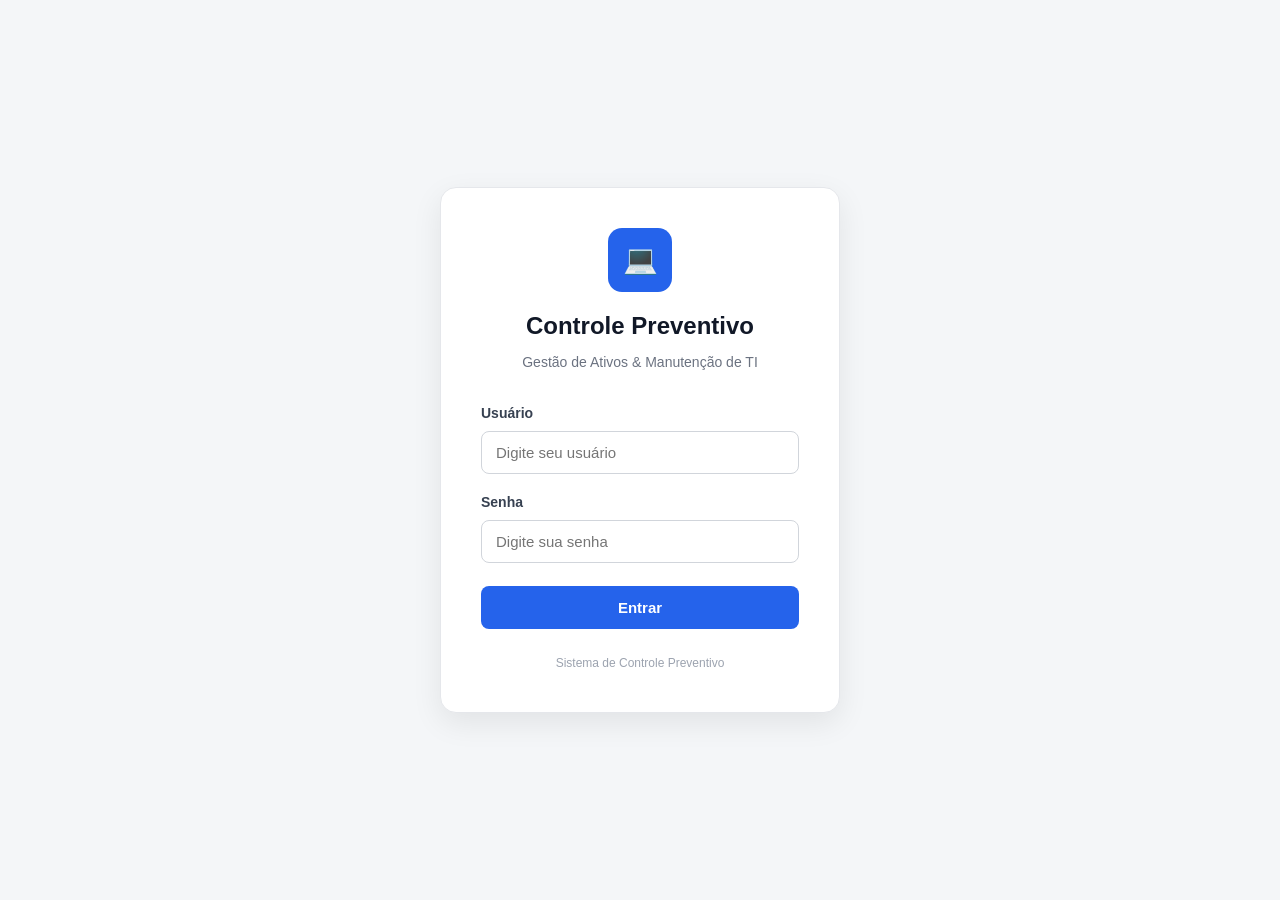
<file: index.html>
<!DOCTYPE html>
<html lang="pt-BR">

<head>
    <meta charset="UTF-8">

    <meta
        name="viewport"
        content="width=device-width, initial-scale=1.0"
    >

    <meta
        name="description"
        content="Sistema simples e eficaz para controle de limpeza preventiva de computadores e ativos de TI."
    >

    <title>Controle de Limpeza Preventiva de Ativos</title>

    <!-- Estilos -->
    <link rel="stylesheet" href="css/style.css">
    <link rel="stylesheet" href="css/components.css">

    <style>
        /* =========================================================
           TELA DE LOGIN
           ========================================================= */

        #login-screen {
            min-height: 100vh;

            display: flex;
            align-items: center;
            justify-content: center;

            padding: 20px;

            box-sizing: border-box;

            background: #f4f6f8;
        }

        .login-container {
            width: 100%;
            max-width: 400px;
        }

        .login-card {
            background: #ffffff;

            padding: 40px;

            border-radius: 16px;

            border: 1px solid #e5e7eb;

            box-shadow:
                0 10px 30px rgba(0, 0, 0, 0.08);
        }

        .login-header {
            text-align: center;

            margin-bottom: 30px;
        }

        .login-logo {
            width: 64px;
            height: 64px;

            margin: 0 auto 16px;

            display: flex;
            align-items: center;
            justify-content: center;

            border-radius: 14px;

            background: #2563eb;

            color: #ffffff;

            font-size: 28px;
        }

        .login-header h1 {
            margin: 0 0 8px;

            font-size: 24px;

            color: #111827;
        }

        .login-header p {
            margin: 0;

            color: #6b7280;

            font-size: 14px;
        }

        .login-form-group {
            margin-bottom: 18px;
        }

        .login-form-group label {
            display: block;

            margin-bottom: 7px;

            font-size: 14px;

            font-weight: 600;

            color: #374151;
        }

        .login-form-group input {
            width: 100%;

            box-sizing: border-box;

            padding: 12px 14px;

            border: 1px solid #d1d5db;

            border-radius: 8px;

            font-size: 15px;

            outline: none;

            transition: 0.2s;
        }

        .login-form-group input:focus {
            border-color: #2563eb;

            box-shadow:
                0 0 0 3px rgba(37, 99, 235, 0.12);
        }

        .login-button {
            width: 100%;

            padding: 13px;

            margin-top: 5px;

            border: none;

            border-radius: 8px;

            background: #2563eb;

            color: #ffffff;

            font-size: 15px;

            font-weight: 600;

            cursor: pointer;

            transition: 0.2s;
        }

        .login-button:hover {
            background: #1d4ed8;
        }

        #login-error {
            display: none;

            margin-top: 15px;

            padding: 10px;

            border-radius: 7px;

            background: #fee2e2;

            color: #b91c1c;

            text-align: center;

            font-size: 14px;
        }

        .login-footer {
            margin-top: 25px;

            text-align: center;

            font-size: 12px;

            color: #9ca3af;
        }


        /* =========================================================
           SISTEMA
           ========================================================= */

        #app-screen {
            display: none;
        }


        /* =========================================================
           BOTÃO SAIR
           ========================================================= */

        .btn-logout {
            margin-left: 8px;

            padding: 8px 12px;

            border: 1px solid #e5e7eb;

            border-radius: 6px;

            background: #ffffff;

            color: #dc2626;

            font-size: 13px;

            cursor: pointer;

            transition: 0.2s;
        }

        .btn-logout:hover {
            background: #fee2e2;

            border-color: #fecaca;
        }


        /* =========================================================
           RESPONSIVO LOGIN
           ========================================================= */

        @media (max-width: 480px) {

            .login-card {
                padding: 30px 25px;
            }

            .login-header h1 {
                font-size: 22px;
            }

        }
    </style>
</head>


<body>


    <!-- =========================================================
         TELA DE LOGIN
         ========================================================= -->

    <div id="login-screen">

        <div class="login-container">

            <div class="login-card">

                <div class="login-header">

                    <div class="login-logo">
                        💻
                    </div>

                    <h1>
                        Controle Preventivo
                    </h1>

                    <p>
                        Gestão de Ativos & Manutenção de TI
                    </p>

                </div>


                <form id="login-form">

                    <div class="login-form-group">

                        <label for="login-usuario">
                            Usuário
                        </label>

                        <input
                            type="text"
                            id="login-usuario"
                            placeholder="Digite seu usuário"
                            autocomplete="username"
                            required
                        >

                    </div>


                    <div class="login-form-group">

                        <label for="login-senha">
                            Senha
                        </label>

                        <input
                            type="password"
                            id="login-senha"
                            placeholder="Digite sua senha"
                            autocomplete="current-password"
                            required
                        >

                    </div>


                    <button
                        type="submit"
                        class="login-button"
                    >
                        Entrar
                    </button>


                    <div id="login-error">
                        Usuário ou senha incorretos.
                    </div>

                </form>


                <div class="login-footer">
                    Sistema de Controle Preventivo
                </div>

            </div>

        </div>

    </div>


    <!-- =========================================================
         SISTEMA PRINCIPAL
         ========================================================= -->

    <div id="app-screen">


        <!-- Cabeçalho & Menu Superior -->

        <header class="app-header">

            <div class="header-container">


                <div class="brand">

                    <div class="brand-icon">
                        💻
                    </div>

                    <div>

                        <h1 class="brand-title">
                            Limpeza Preventiva
                        </h1>

                        <span class="brand-subtitle">
                            Gestão de Ativos & Manutenção de TI
                        </span>

                    </div>

                </div>


                <nav
                    class="main-nav"
                    aria-label="Navegação Principal"
                >

                    <button
                        class="nav-item active"
                        data-tab="dashboard"
                        id="nav-dashboard"
                    >
                        📊 Dashboard
                    </button>


                    <button
                        class="nav-item"
                        data-tab="computadores"
                        id="nav-computadores"
                    >
                        🖥️ Computadores
                    </button>


                    <button
                        class="nav-item"
                        data-tab="historico"
                        id="nav-historico"
                    >
                        📜 Histórico
                    </button>

                </nav>


                <div class="header-actions">

                    <button
                        class="btn btn-sm btn-primary"
                        id="btn-novo-pc-header"
                    >
                        + Novo Ativo
                    </button>


                    <button
                        class="btn-logout"
                        id="btn-logout"
                    >
                        🚪 Sair
                    </button>

                </div>

            </div>

        </header>


        <!-- =====================================================
             CONTEÚDO PRINCIPAL
             ===================================================== -->

        <main class="app-main">


            <!-- =================================================
                 1. ABA: DASHBOARD
                 ================================================= -->

            <section
                id="tab-dashboard"
                class="tab-pane active"
            >

                <div class="section-header">

                    <div>

                        <h2 class="section-title">
                            Visão Geral
                        </h2>

                        <p class="section-description">
                            Acompanhamento do status de manutenção da frota de computadores.
                        </p>

                    </div>

                </div>


                <!-- Cards de Métricas -->

                <div class="kpi-grid">


                    <div class="kpi-card total">

                        <div class="kpi-info">

                            <span class="kpi-title">
                                Total de Ativos
                            </span>

                            <span
                                class="kpi-value"
                                id="kpi-total"
                            >
                                0
                            </span>

                        </div>

                        <div class="kpi-icon-box">
                            💻
                        </div>

                    </div>


                    <div class="kpi-card atrasado">

                        <div class="kpi-info">

                            <span class="kpi-title">
                                Atrasados
                            </span>

                            <span
                                class="kpi-value"
                                id="kpi-atrasados"
                                style="color: var(--status-atrasado-text);"
                            >
                                0
                            </span>

                        </div>

                        <div class="kpi-icon-box">
                            🔴
                        </div>

                    </div>


                    <div class="kpi-card proximo">

                        <div class="kpi-info">

                            <span class="kpi-title">
                                Próximos (15 dias)
                            </span>

                            <span
                                class="kpi-value"
                                id="kpi-proximos"
                                style="color: var(--status-proximo-text);"
                            >
                                0
                            </span>

                        </div>

                        <div class="kpi-icon-box">
                            🟡
                        </div>

                    </div>


                    <div class="kpi-card em-dia">

                        <div class="kpi-info">

                            <span class="kpi-title">
                                Limpezas em Dia
                            </span>

                            <span
                                class="kpi-value"
                                id="kpi-em-dia"
                                style="color: var(--status-em-dia-text);"
                            >
                                0
                            </span>

                        </div>

                        <div class="kpi-icon-box">
                            🟢
                        </div>

                    </div>


                    <div class="kpi-card pendente">

                        <div class="kpi-info">

                            <span class="kpi-title">
                                Pendentes / Sem Data
                            </span>

                            <span
                                class="kpi-value"
                                id="kpi-pendentes"
                            >
                                0
                            </span>

                        </div>

                        <div class="kpi-icon-box">
                            ⚪
                        </div>

                    </div>

                </div>


                <!-- =================================================
                     PRÓXIMO PC A LIMPAR
                     ================================================= -->

                <div
                    class="spotlight-card"
                    id="spotlight-card"
                >

                    <div class="spotlight-header">

                        <div class="spotlight-tag">
                            <span>🎯</span>
                            PRÓXIMO PC A LIMPAR (MAIOR PRIORIDADE)
                        </div>

                        <div id="spotlight-status-badge"></div>

                    </div>


                    <div
                        class="spotlight-content"
                        id="spotlight-content"
                    >


                        <div class="spotlight-meta-item">

                            <span class="spotlight-label">
                                Nome do PC
                            </span>

                            <span
                                class="spotlight-val"
                                id="spotlight-nome"
                            >
                                -
                            </span>

                        </div>


                        <div class="spotlight-meta-item">

                            <span class="spotlight-label">
                                Patrimônio / Ativo
                            </span>

                            <span
                                class="spotlight-val mono"
                                id="spotlight-ativo"
                            >
                                -
                            </span>

                        </div>


                        <div class="spotlight-meta-item">

                            <span class="spotlight-label">
                                Setor
                            </span>

                            <span
                                class="spotlight-val"
                                id="spotlight-setor"
                            >
                                -
                            </span>

                        </div>


                        <div class="spotlight-meta-item">

                            <span class="spotlight-label">
                                Responsável
                            </span>

                            <span
                                class="spotlight-val"
                                id="spotlight-responsavel"
                            >
                                -
                            </span>

                        </div>


                        <div class="spotlight-meta-item">

                            <span class="spotlight-label">
                                Data Prevista
                            </span>

                            <span
                                class="spotlight-val"
                                id="spotlight-data"
                            >
                                -
                            </span>

                        </div>


                        <div class="spotlight-actions">

                            <button
                                class="btn btn-success"
                                id="spotlight-btn-limpar"
                            >
                                🧹 REGISTRAR LIMPEZA
                            </button>

                        </div>

                    </div>

                </div>

            </section>


            <!-- =================================================
                 2. ABA: COMPUTADORES
                 ================================================= -->

            <section
                id="tab-computadores"
                class="tab-pane"
            >

                <div class="section-header">

                    <div>

                        <h2 class="section-title">
                            Controle de Computadores
                        </h2>

                        <p class="section-description">
                            Lista completa dos ativos cadastrados e status individual de limpeza.
                        </p>

                    </div>


                    <button
                        class="btn btn-primary"
                        id="btn-novo-pc"
                    >
                        + Cadastrar Computador
                    </button>

                </div>


                <!-- Barra de Ferramentas -->

                <div class="toolbar">


                    <div class="search-wrapper">

                        <span class="search-icon">
                            🔍
                        </span>

                        <input
                            type="text"
                            id="input-pesquisa"
                            class="search-input"
                            placeholder="Pesquisar PC, IP, MAC, Ativo, Setor ou Responsável..."
                        >

                    </div>


                    <div
                        class="filter-pills"
                        id="filter-pills"
                    >

                        <button
                            class="pill-btn active"
                            data-filter="todos"
                        >
                            TODOS
                            (<span id="count-todos">0</span>)
                        </button>


                        <button
                            class="pill-btn"
                            data-filter="atrasado"
                        >
                            🔴 ATRASADOS
                            (<span id="count-atrasados">0</span>)
                        </button>


                        <button
                            class="pill-btn"
                            data-filter="proximo"
                        >
                            🟡 PRÓXIMOS
                            (<span id="count-proximos">0</span>)
                        </button>


                        <button
                            class="pill-btn"
                            data-filter="em_dia"
                        >
                            🟢 EM DIA
                            (<span id="count-em-dia">0</span>)
                        </button>


                        <button
                            class="pill-btn"
                            data-filter="pendente"
                        >
                            ⚪ PENDENTES
                            (<span id="count-pendentes">0</span>)
                        </button>

                    </div>

                </div>


                <!-- Tabela de Computadores -->

                <div class="table-card">

                    <div class="table-responsive">

                        <table
                            class="data-table"
                            id="table-computadores"
                        >

                            <thead>

                                <tr>

                                    <th>PC</th>
                                    <th>IP</th>
                                    <th>MAC</th>
                                    <th>Ativo</th>
                                    <th>Setor</th>
                                    <th>Responsável</th>
                                    <th>Última Limpeza</th>
                                    <th>Próxima Limpeza</th>
                                    <th>Status</th>
                                    <th class="text-right">Ações</th>

                                </tr>

                            </thead>


                            <tbody id="tbody-computadores">

                                <!-- Inserido dinamicamente via JS -->

                            </tbody>

                        </table>

                    </div>

                </div>

            </section>

                        <!-- =================================================
                 3. ABA: HISTÓRICO
                 ================================================= -->

            <section
                id="tab-historico"
                class="tab-pane"
            >

                <div class="section-header">

                    <div>

                        <h2 class="section-title">
                            Histórico de Limpezas
                        </h2>

                        <p class="section-description">
                            Registro das limpezas preventivas realizadas nos ativos.
                        </p>

                    </div>

                </div>


                <!-- Tabela de Histórico -->

                <div class="table-card">

                    <div class="table-responsive">

                        <table
                            class="data-table"
                            id="table-historico"
                        >

                            <thead>

                                <tr>

                                    <th>Data</th>
                                    <th>PC</th>
                                    <th>Ativo</th>
                                    <th>Responsável</th>
                                    <th>Observação</th>

                                </tr>

                            </thead>


                            <tbody id="tbody-historico">

                                <!-- Inserido dinamicamente via JS -->

                            </tbody>

                        </table>

                    </div>

                </div>

            </section>


        </main>


        <!-- =====================================================
             MODAL - CADASTRAR / EDITAR COMPUTADOR
             ===================================================== -->

        <div
            class="modal-overlay"
            id="modal-pc"
        >

            <div class="modal">


                <div class="modal-header">

                    <div>

                        <h3
                            class="modal-title"
                            id="modal-pc-title"
                        >
                            Novo Computador
                        </h3>

                        <p class="modal-description">
                            Preencha os dados do ativo.
                        </p>

                    </div>


                    <button
                        class="modal-close"
                        id="modal-pc-close"
                        type="button"
                    >
                        ✕
                    </button>

                </div>


                <form id="form-pc">


                    <!-- ID oculto -->

                    <input
                        type="hidden"
                        id="pc-id"
                    >


                    <div class="form-grid">


                        <!-- Nome -->

                        <div class="form-group">

                            <label for="pc-nome">
                                Nome do PC *
                            </label>

                            <input
                                type="text"
                                id="pc-nome"
                                placeholder="Ex.: Recepção"
                                required
                            >

                        </div>


                        <!-- IP -->

                        <div class="form-group">

                            <label for="pc-ip">
                                Endereço IP *
                            </label>

                            <input
                                type="text"
                                id="pc-ip"
                                placeholder="Ex.: 192.168.5.10"
                                required
                            >

                        </div>


                        <!-- MAC -->

                        <div class="form-group">

                            <label for="pc-mac">
                                Endereço MAC
                            </label>

                            <input
                                type="text"
                                id="pc-mac"
                                placeholder="Ex.: AA-BB-CC-DD-EE-FF"
                            >

                        </div>


                        <!-- Ativo -->

                        <div class="form-group">

                            <label for="pc-ativo">
                                Patrimônio / Ativo *
                            </label>

                            <input
                                type="text"
                                id="pc-ativo"
                                placeholder="Ex.: 001-0102"
                                required
                            >

                        </div>


                        <!-- Setor -->

                        <div class="form-group">

                            <label for="pc-setor">
                                Setor
                            </label>

                            <input
                                type="text"
                                id="pc-setor"
                                placeholder="Ex.: Recebimento"
                            >

                        </div>


                        <!-- Responsável -->

                        <div class="form-group">

                            <label for="pc-responsavel">
                                Responsável
                            </label>

                            <input
                                type="text"
                                id="pc-responsavel"
                                placeholder="Nome do responsável"
                            >

                        </div>


                        <!-- Última limpeza -->

                        <div class="form-group">

                            <label for="pc-ultima-limpeza">
                                Última Limpeza
                            </label>

                            <input
                                type="date"
                                id="pc-ultima-limpeza"
                            >

                        </div>


                        <!-- Próxima limpeza -->

                        <div class="form-group">

                            <label for="pc-proxima-limpeza">
                                Próxima Limpeza
                            </label>

                            <input
                                type="date"
                                id="pc-proxima-limpeza"
                            >

                        </div>


                    </div>


                    <div class="form-group">

                        <label for="pc-observacoes">
                            Observações
                        </label>

                        <textarea
                            id="pc-observacoes"
                            rows="3"
                            placeholder="Observações sobre o ativo..."
                        ></textarea>

                    </div>


                    <div class="modal-footer">

                        <button
                            type="button"
                            class="btn btn-secondary"
                            id="btn-cancelar-pc"
                        >
                            Cancelar
                        </button>


                        <button
                            type="submit"
                            class="btn btn-primary"
                        >
                            Salvar Computador
                        </button>

                    </div>


                </form>

            </div>

        </div>


     

        <div
            class="modal-overlay"
            id="modal-limpeza"
        >

            <div class="modal">


                <div class="modal-header">

                    <div>

                        <h3 class="modal-title">
                            Registrar Limpeza
                        </h3>

                        <p
                            class="modal-description"
                            id="limpeza-pc-nome"
                        >
                            -
                        </p>

                    </div>


                    <button
                        class="modal-close"
                        id="modal-limpeza-close"
                        type="button"
                    >
                        ✕
                    </button>

                </div>


                <form id="form-limpeza">


                 

                    <input
                        type="hidden"
                        id="limpeza-pc-id"
                    >


                    <div class="form-grid">



                        <div class="form-group">

                            <label for="limpeza-data">
                                Data da Limpeza *
                            </label>

                            <input
                                type="date"
                                id="limpeza-data"
                                required
                            >

                        </div>


                  

                        <div class="form-group">

                            <label for="limpeza-proxima">
                                Próxima Limpeza *
                            </label>

                            <input
                                type="date"
                                id="limpeza-proxima"
                                required
                            >

                        </div>


                    

                        <div class="form-group">

                            <label for="limpeza-responsavel">
                                Responsável pela Limpeza
                            </label>

                            <input
                                type="text"
                                id="limpeza-responsavel"
                                placeholder="Quem realizou a limpeza?"
                            >

                        </div>


                    </div>



                    <div class="form-group">

                        <label for="limpeza-observacao">
                            Observação
                        </label>

                        <textarea
                            id="limpeza-observacao"
                            rows="4"
                            placeholder="Descreva problemas encontrados, ações realizadas ou outras informações..."
                        ></textarea>

                    </div>


                    <div class="modal-footer">

                        <button
                            type="button"
                            class="btn btn-secondary"
                            id="btn-cancelar-limpeza"
                        >
                            Cancelar
                        </button>


                        <button
                            type="submit"
                            class="btn btn-success"
                        >
                            🧹 Registrar Limpeza
                        </button>

                    </div>


                </form>

            </div>


        <footer class="app-footer">

            <p>
                Controle de Limpeza Preventiva de Ativos
            </p>

        </footer>


    </div>


    <script src="js/data.js"></script>

    <script src="js/storage.js"></script>

    <script src="js/login.js"></script>

    <script src="js/app.js"></script>


</body>

</html>
</file>
<file: css/style.css>
/**
 * style.css - Estrutura básica, layout, tipografia e variáveis de tema
 */

:root {
    /* Cores principais */
    --bg-main: #f8fafc;
    --bg-card: #ffffff;
    --bg-alt: #f1f5f9;
    
    --text-primary: #0f172a;
    --text-secondary: #475569;
    --text-muted: #94a3b8;
    
    --border-color: #e2e8f0;
    --border-focus: #3b82f6;

    /* Cores de Status e Ações */
    --color-primary: #2563eb;
    --color-primary-hover: #1d4ed8;
    
    --status-em-dia-bg: #dcfce7;
    --status-em-dia-text: #166534;
    --status-em-dia-border: #86efac;

    --status-proximo-bg: #fef3c7;
    --status-proximo-text: #92400e;
    --status-proximo-border: #fcd34d;

    --status-atrasado-bg: #fee2e2;
    --status-atrasado-text: #991b1b;
    --status-atrasado-border: #fca5a5;

    --status-pendente-bg: #f1f5f9;
    --status-pendente-text: #475569;
    --status-pendente-border: #cbd5e1;

    /* Sombras e Bordas */
    --shadow-sm: 0 1px 2px 0 rgb(0 0 0 / 0.05);
    --shadow-md: 0 4px 6px -1px rgb(0 0 0 / 0.07), 0 2px 4px -2px rgb(0 0 0 / 0.07);
    --shadow-lg: 0 10px 15px -3px rgb(0 0 0 / 0.08), 0 4px 6px -4px rgb(0 0 0 / 0.04);
    --radius-sm: 6px;
    --radius-md: 10px;
    --radius-lg: 14px;
    --radius-full: 9999px;

    /* Transição */
    --transition: all 0.2s ease-in-out;
}

* {
    margin: 0;
    padding: 0;
    box-sizing: border-box;
}

body {
    font-family: -apple-system, BlinkMacSystemFont, "Segoe UI", Roboto, "Helvetica Neue", Arial, sans-serif;
    background-color: var(--bg-main);
    color: var(--text-primary);
    line-height: 1.5;
    -webkit-font-smoothing: antialiased;
    min-height: 100vh;
    display: flex;
    flex-direction: column;
}

/* Header & Navbar */
.app-header {
    background-color: var(--bg-card);
    border-bottom: 1px solid var(--border-color);
    position: sticky;
    top: 0;
    z-index: 40;
    box-shadow: var(--shadow-sm);
}

.header-container {
    max-width: 1280px;
    margin: 0 auto;
    padding: 0 1.5rem;
    height: 64px;
    display: flex;
    align-items: center;
    justify-content: space-between;
}

.brand {
    display: flex;
    align-items: center;
    gap: 0.75rem;
    text-decoration: none;
    color: var(--text-primary);
}

.brand-icon {
    width: 36px;
    height: 36px;
    background: linear-gradient(135deg, #2563eb, #1d4ed8);
    color: #ffffff;
    border-radius: var(--radius-md);
    display: flex;
    align-items: center;
    justify-content: center;
    font-size: 1.25rem;
    box-shadow: 0 2px 4px rgba(37, 99, 235, 0.25);
}

.brand-title {
    font-size: 1.125rem;
    font-weight: 700;
    letter-spacing: -0.025em;
}

.brand-subtitle {
    font-size: 0.75rem;
    color: var(--text-muted);
    font-weight: 500;
    display: block;
}

.main-nav {
    display: flex;
    align-items: center;
    gap: 0.5rem;
}

.nav-item {
    background: none;
    border: none;
    padding: 0.5rem 1rem;
    border-radius: var(--radius-sm);
    font-size: 0.875rem;
    font-weight: 600;
    color: var(--text-secondary);
    cursor: pointer;
    display: inline-flex;
    align-items: center;
    gap: 0.5rem;
    transition: var(--transition);
}

.nav-item:hover {
    color: var(--text-primary);
    background-color: var(--bg-alt);
}

.nav-item.active {
    color: var(--color-primary);
    background-color: #eff6ff;
}

.header-actions {
    display: flex;
    align-items: center;
    gap: 0.75rem;
}

/* Layout Principal */
.app-main {
    flex: 1;
    max-width: 1280px;
    width: 100%;
    margin: 0 auto;
    padding: 2rem 1.5rem;
}

/* Alternância de Abas */
.tab-pane {
    display: none;
}

.tab-pane.active {
    display: block;
    animation: fadeIn 0.2s ease-in;
}

@keyframes fadeIn {
    from { opacity: 0; transform: translateY(3px); }
    to { opacity: 1; transform: translateY(0); }
}

/* Cabeçalho da Seção */
.section-header {
    display: flex;
    align-items: center;
    justify-content: space-between;
    margin-bottom: 1.5rem;
    flex-wrap: wrap;
    gap: 1rem;
}

.section-title {
    font-size: 1.35rem;
    font-weight: 700;
    color: var(--text-primary);
}

.section-description {
    font-size: 0.875rem;
    color: var(--text-secondary);
    margin-top: 0.25rem;
}

/* Footer */
.app-footer {
    border-top: 1px solid var(--border-color);
    background-color: var(--bg-card);
    padding: 1rem 1.5rem;
    text-align: center;
    font-size: 0.8125rem;
    color: var(--text-muted);
    margin-top: auto;
}

.footer-content {
    max-width: 1280px;
    margin: 0 auto;
    display: flex;
    justify-content: space-between;
    align-items: center;
    flex-wrap: wrap;
    gap: 0.5rem;
}

.footer-link {
    color: var(--text-secondary);
    cursor: pointer;
    text-decoration: underline;
    background: none;
    border: none;
    font-size: 0.8125rem;
}

.footer-link:hover {
    color: var(--color-primary);
}

/* Utilitários */
.mono {
    font-family: ui-monospace, SFMono-Regular, Menlo, Monaco, Consolas, monospace;
    font-size: 0.825rem;
}

.text-right {
    text-align: right;
}

.text-center {
    text-align: center;
}

@media (max-width: 768px) {
    .header-container {
        flex-direction: column;
        height: auto;
        padding: 0.75rem 1rem;
        gap: 0.75rem;
    }
    
    .app-main {
        padding: 1.25rem 1rem;
    }

    .main-nav {
        width: 100%;
        justify-content: center;
    }

    .footer-content {
        flex-direction: column;
        text-align: center;
    }
}
</file>
<file: css/components.css>
/**
 * components.css - Estilos dos componentes visuais: Cards, Tabelas, Badges, Botões e Modais
 */

/* ==========================================================================
   1. CARDS DO DASHBOARD (KPIS)
   ========================================================================== */
.kpi-grid {
    display: grid;
    grid-template-columns: repeat(auto-fit, minmax(220px, 1fr));
    gap: 1.25rem;
    margin-bottom: 2rem;
}

.kpi-card {
    background-color: var(--bg-card);
    border: 1px solid var(--border-color);
    border-radius: var(--radius-md);
    padding: 1.25rem;
    box-shadow: var(--shadow-sm);
    display: flex;
    align-items: center;
    justify-content: space-between;
    transition: var(--transition);
}

.kpi-card:hover {
    box-shadow: var(--shadow-md);
    transform: translateY(-2px);
}

.kpi-info {
    display: flex;
    flex-direction: column;
}

.kpi-title {
    font-size: 0.75rem;
    text-transform: uppercase;
    font-weight: 700;
    letter-spacing: 0.05em;
    color: var(--text-secondary);
    margin-bottom: 0.35rem;
}

.kpi-value {
    font-size: 2rem;
    font-weight: 800;
    line-height: 1;
    color: var(--text-primary);
}

.kpi-icon-box {
    width: 48px;
    height: 48px;
    border-radius: var(--radius-md);
    display: flex;
    align-items: center;
    justify-content: center;
    font-size: 1.5rem;
}

/* Variações de cor dos cards */
.kpi-card.total .kpi-icon-box { background-color: #eff6ff; color: #2563eb; }
.kpi-card.pendente .kpi-icon-box { background-color: #f1f5f9; color: #475569; }
.kpi-card.em-dia .kpi-icon-box { background-color: var(--status-em-dia-bg); color: var(--status-em-dia-text); }
.kpi-card.atrasado .kpi-icon-box { background-color: var(--status-atrasado-bg); color: var(--status-atrasado-text); }
.kpi-card.proximo .kpi-icon-box { background-color: var(--status-proximo-bg); color: var(--status-proximo-text); }

/* ==========================================================================
   2. CARD DESTAQUE: "PRÓXIMO PC A LIMPAR"
   ========================================================================== */
.spotlight-card {
    background-color: var(--bg-card);
    border: 1px solid var(--border-color);
    border-radius: var(--radius-lg);
    box-shadow: var(--shadow-md);
    padding: 1.5rem;
    margin-bottom: 2rem;
    border-left: 6px solid var(--color-primary);
}

.spotlight-card.warning-border {
    border-left-color: #d97706;
}

.spotlight-card.danger-border {
    border-left-color: #dc2626;
}

.spotlight-header {
    display: flex;
    align-items: center;
    justify-content: space-between;
    margin-bottom: 1.25rem;
    padding-bottom: 0.75rem;
    border-bottom: 1px solid var(--border-color);
    flex-wrap: wrap;
    gap: 0.5rem;
}

.spotlight-tag {
    display: inline-flex;
    align-items: center;
    gap: 0.5rem;
    font-size: 0.8125rem;
    font-weight: 700;
    text-transform: uppercase;
    letter-spacing: 0.05em;
    color: var(--color-primary);
}

.spotlight-content {
    display: grid;
    grid-template-columns: repeat(auto-fit, minmax(180px, 1fr));
    gap: 1.25rem;
    align-items: center;
}

.spotlight-meta-item {
    display: flex;
    flex-direction: column;
}

.spotlight-label {
    font-size: 0.75rem;
    font-weight: 600;
    text-transform: uppercase;
    color: var(--text-muted);
    margin-bottom: 0.2rem;
}

.spotlight-val {
    font-size: 1.05rem;
    font-weight: 700;
    color: var(--text-primary);
}

.spotlight-actions {
    display: flex;
    justify-content: flex-end;
}

/* ==========================================================================
   3. TOOLBAR: PESQUISA, FILTROS E AÇÕES
   ========================================================================== */
.toolbar {
    background-color: var(--bg-card);
    border: 1px solid var(--border-color);
    border-radius: var(--radius-md);
    padding: 1rem;
    margin-bottom: 1.25rem;
    display: flex;
    align-items: center;
    justify-content: space-between;
    gap: 1rem;
    flex-wrap: wrap;
}

.search-wrapper {
    flex: 1;
    min-width: 260px;
    position: relative;
}

.search-icon {
    position: absolute;
    left: 0.875rem;
    top: 50%;
    transform: translateY(-50%);
    color: var(--text-muted);
    font-size: 0.95rem;
    pointer-events: none;
}

.search-input {
    width: 100%;
    padding: 0.6rem 0.75rem 0.6rem 2.4rem;
    font-size: 0.875rem;
    border: 1px solid var(--border-color);
    border-radius: var(--radius-sm);
    background-color: var(--bg-main);
    color: var(--text-primary);
    outline: none;
    transition: var(--transition);
}

.search-input:focus {
    border-color: var(--border-focus);
    background-color: #ffffff;
    box-shadow: 0 0 0 3px rgba(59, 130, 246, 0.15);
}

.filter-pills {
    display: flex;
    align-items: center;
    gap: 0.35rem;
    flex-wrap: wrap;
}

.pill-btn {
    background: var(--bg-alt);
    border: 1px solid var(--border-color);
    padding: 0.45rem 0.75rem;
    border-radius: var(--radius-full);
    font-size: 0.75rem;
    font-weight: 600;
    color: var(--text-secondary);
    cursor: pointer;
    transition: var(--transition);
}

.pill-btn:hover {
    background-color: #e2e8f0;
    color: var(--text-primary);
}

.pill-btn.active {
    background-color: var(--text-primary);
    border-color: var(--text-primary);
    color: #ffffff;
}

/* ==========================================================================
   4. TABELAS DE DADOS
   ========================================================================== */
.table-card {
    background-color: var(--bg-card);
    border: 1px solid var(--border-color);
    border-radius: var(--radius-md);
    box-shadow: var(--shadow-sm);
    overflow: hidden;
}

.table-responsive {
    width: 100%;
    overflow-x: auto;
}

.data-table {
    width: 100%;
    border-collapse: collapse;
    text-align: left;
    font-size: 0.875rem;
}

.data-table th {
    background-color: var(--bg-alt);
    color: var(--text-secondary);
    font-weight: 700;
    font-size: 0.75rem;
    text-transform: uppercase;
    letter-spacing: 0.05em;
    padding: 0.85rem 1rem;
    border-bottom: 1px solid var(--border-color);
    white-space: nowrap;
}

.data-table td {
    padding: 0.9rem 1rem;
    border-bottom: 1px solid var(--border-color);
    color: var(--text-primary);
    vertical-align: middle;
}

.data-table tbody tr:hover {
    background-color: #f8fafc;
}

.data-table tbody tr:last-child td {
    border-bottom: none;
}

.pc-cell-title {
    font-weight: 700;
    color: var(--text-primary);
    display: block;
}

.pc-cell-sub {
    font-size: 0.75rem;
    color: var(--text-muted);
}

.empty-state {
    padding: 3rem 1.5rem;
    text-align: center;
    color: var(--text-muted);
}

.empty-state-icon {
    font-size: 2.5rem;
    margin-bottom: 0.5rem;
}

/* ==========================================================================
   5. STATUS BADGES
   ========================================================================== */
.status-badge {
    display: inline-flex;
    align-items: center;
    gap: 0.35rem;
    padding: 0.25rem 0.65rem;
    border-radius: var(--radius-full);
    font-size: 0.75rem;
    font-weight: 700;
    letter-spacing: 0.025em;
    border: 1px solid transparent;
    white-space: nowrap;
}

.status-badge.status-em-dia {
    background-color: var(--status-em-dia-bg);
    color: var(--status-em-dia-text);
    border-color: var(--status-em-dia-border);
}

.status-badge.status-proximo {
    background-color: var(--status-proximo-bg);
    color: var(--status-proximo-text);
    border-color: var(--status-proximo-border);
}

.status-badge.status-atrasado {
    background-color: var(--status-atrasado-bg);
    color: var(--status-atrasado-text);
    border-color: var(--status-atrasado-border);
}

.status-badge.status-pendente {
    background-color: var(--status-pendente-bg);
    color: var(--status-pendente-text);
    border-color: var(--status-pendente-border);
}

/* ==========================================================================
   6. BOTÕES
   ========================================================================== */
.btn {
    display: inline-flex;
    align-items: center;
    justify-content: center;
    gap: 0.4rem;
    font-size: 0.875rem;
    font-weight: 600;
    padding: 0.55rem 1rem;
    border-radius: var(--radius-sm);
    border: 1px solid transparent;
    cursor: pointer;
    transition: var(--transition);
    text-decoration: none;
    line-height: 1.25;
}

.btn-sm {
    padding: 0.35rem 0.65rem;
    font-size: 0.775rem;
}

.btn-primary {
    background-color: var(--color-primary);
    color: #ffffff;
}

.btn-primary:hover {
    background-color: var(--color-primary-hover);
    box-shadow: 0 2px 4px rgba(37, 99, 235, 0.2);
}

.btn-secondary {
    background-color: var(--bg-alt);
    border-color: var(--border-color);
    color: var(--text-secondary);
}

.btn-secondary:hover {
    background-color: #e2e8f0;
    color: var(--text-primary);
}

.btn-success {
    background-color: #16a34a;
    color: #ffffff;
}

.btn-success:hover {
    background-color: #15803d;
}

.btn-danger {
    background-color: #dc2626;
    color: #ffffff;
}

.btn-danger:hover {
    background-color: #b91c1c;
}

.btn-outline {
    background-color: transparent;
    border-color: var(--border-color);
    color: var(--text-secondary);
}

.btn-outline:hover {
    background-color: var(--bg-alt);
    color: var(--text-primary);
}

.table-actions {
    display: flex;
    align-items: center;
    gap: 0.35rem;
}

/* ==========================================================================
   7. MODAIS
   ========================================================================== */
.modal-overlay {
    position: fixed;
    top: 0;
    left: 0;
    right: 0;
    bottom: 0;
    background-color: rgba(15, 23, 42, 0.6);
    backdrop-filter: blur(2px);
    display: none;
    align-items: center;
    justify-content: center;
    padding: 1rem;
    z-index: 100;
}

.modal-overlay.active {
    display: flex;
    animation: modalFadeIn 0.2s ease-out;
}

@keyframes modalFadeIn {
    from { opacity: 0; }
    to { opacity: 1; }
}

.modal-dialog {
    background-color: var(--bg-card);
    border-radius: var(--radius-lg);
    box-shadow: var(--shadow-lg);
    width: 100%;
    max-width: 540px;
    max-height: 90vh;
    display: flex;
    flex-direction: column;
    overflow: hidden;
    animation: modalSlideUp 0.2s ease-out;
}

@keyframes modalSlideUp {
    from { transform: translateY(15px); }
    to { transform: translateY(0); }
}

.modal-header {
    padding: 1.25rem 1.5rem;
    border-bottom: 1px solid var(--border-color);
    display: flex;
    align-items: center;
    justify-content: space-between;
}

.modal-title {
    font-size: 1.15rem;
    font-weight: 700;
    color: var(--text-primary);
}

.modal-close {
    background: none;
    border: none;
    font-size: 1.5rem;
    line-height: 1;
    color: var(--text-muted);
    cursor: pointer;
    padding: 0.25rem;
    border-radius: var(--radius-sm);
    transition: var(--transition);
}

.modal-close:hover {
    color: var(--text-primary);
    background-color: var(--bg-alt);
}

.modal-body {
    padding: 1.5rem;
    overflow-y: auto;
}

.modal-footer {
    padding: 1rem 1.5rem;
    border-top: 1px solid var(--border-color);
    background-color: var(--bg-main);
    display: flex;
    align-items: center;
    justify-content: space-between;
}

.modal-footer-actions {
    display: flex;
    gap: 0.5rem;
}

/* Formulários nos Modais */
.form-grid {
    display: grid;
    grid-template-columns: 1fr 1fr;
    gap: 1rem;
}

.form-group {
    display: flex;
    flex-direction: column;
    gap: 0.35rem;
}

.form-group.full-width {
    grid-column: 1 / -1;
}

.form-label {
    font-size: 0.8125rem;
    font-weight: 600;
    color: var(--text-secondary);
}

.form-control {
    width: 100%;
    padding: 0.55rem 0.75rem;
    font-size: 0.875rem;
    border: 1px solid var(--border-color);
    border-radius: var(--radius-sm);
    background-color: #ffffff;
    color: var(--text-primary);
    outline: none;
    transition: var(--transition);
}

.form-control:focus {
    border-color: var(--border-focus);
    box-shadow: 0 0 0 3px rgba(59, 130, 246, 0.15);
}

textarea.form-control {
    resize: vertical;
    min-height: 70px;
}

.quick-presets {
    display: flex;
    gap: 0.35rem;
    margin-top: 0.35rem;
    flex-wrap: wrap;
}

.preset-btn {
    background: var(--bg-alt);
    border: 1px solid var(--border-color);
    padding: 0.2rem 0.5rem;
    border-radius: var(--radius-sm);
    font-size: 0.725rem;
    font-weight: 600;
    color: var(--text-secondary);
    cursor: pointer;
}

.preset-btn:hover {
    background-color: #e2e8f0;
    color: var(--color-primary);
}

/* ==========================================================================
   8. TOAST NOTIFICATION
   ========================================================================== */
.toast-container {
    position: fixed;
    bottom: 1.5rem;
    right: 1.5rem;
    z-index: 150;
    display: flex;
    flex-direction: column;
    gap: 0.5rem;
    pointer-events: none;
}

.toast {
    background-color: #0f172a;
    color: #ffffff;
    padding: 0.75rem 1.25rem;
    border-radius: var(--radius-md);
    box-shadow: var(--shadow-lg);
    font-size: 0.875rem;
    font-weight: 500;
    display: flex;
    align-items: center;
    gap: 0.5rem;
    animation: toastSlide 0.25s ease-out;
    pointer-events: auto;
}

@keyframes toastSlide {
    from { opacity: 0; transform: translateY(15px); }
    to { opacity: 1; transform: translateY(0); }
}

@media (max-width: 600px) {
    .form-grid {
        grid-template-columns: 1fr;
    }
    
    .spotlight-content {
        grid-template-columns: 1fr;
    }

    .toolbar {
        flex-direction: column;
        align-items: stretch;
    }

    .search-wrapper {
        min-width: 100%;
    }

    .filter-pills {
        justify-content: flex-start;
    }
}
</file>
